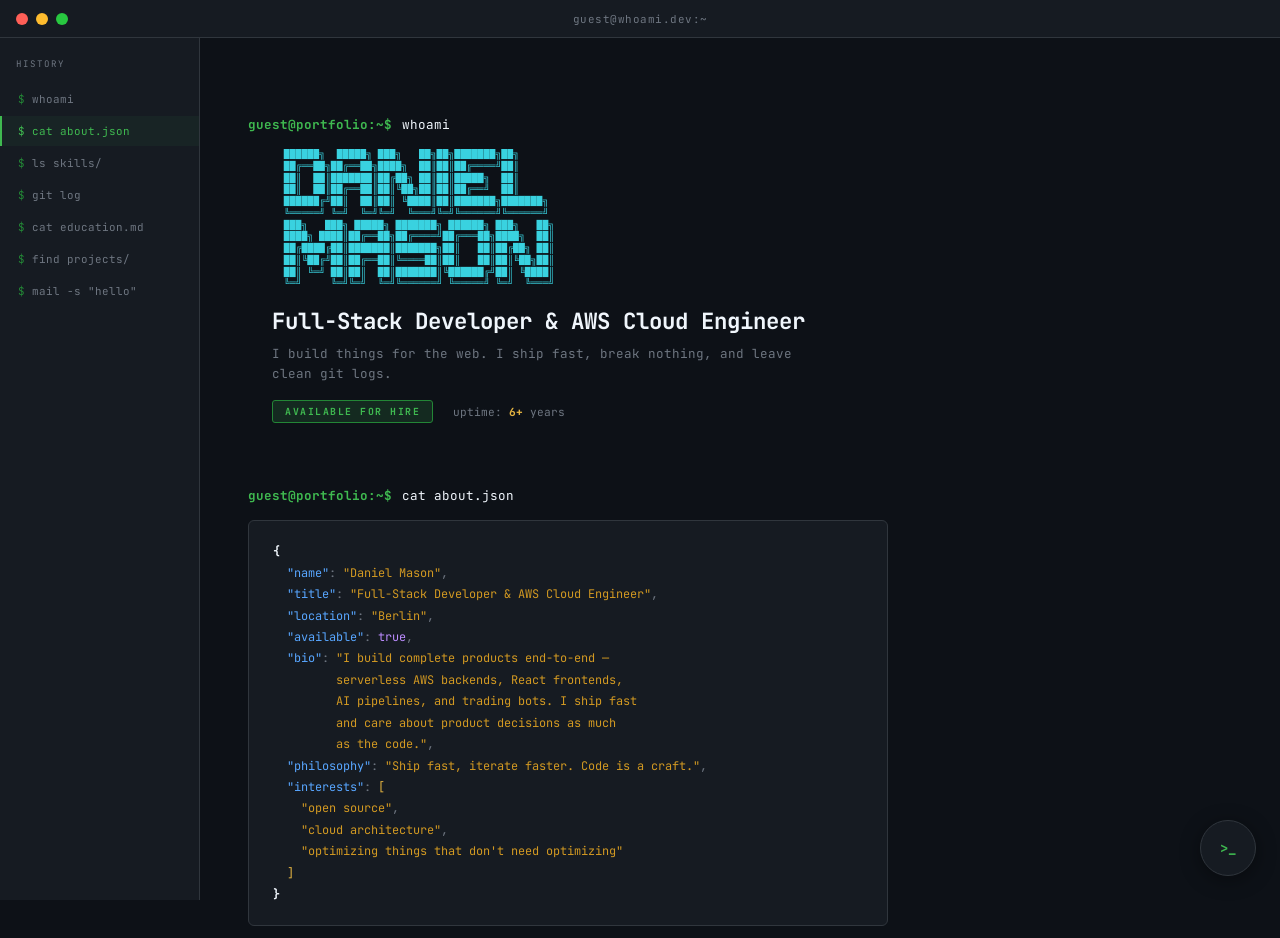
<file: index.html>
<!DOCTYPE html>
<html lang="en">
<head>
  <meta charset="UTF-8" />
  <meta name="viewport" content="width=device-width, initial-scale=1.0" />

  <!-- Google tag (gtag.js) -->
  <script async src="https://www.googletagmanager.com/gtag/js?id=G-SRLDSMW2R7"></script>
  <script>
    window.dataLayer = window.dataLayer || [];
    function gtag(){dataLayer.push(arguments);}
    gtag('js', new Date());

    gtag('config', 'G-SRLDSMW2R7');
  </script>
  <title>Daniel Mason — Full-Stack Developer &amp; AWS Cloud Engineer</title>
  <meta name="description" content="Full-stack developer and AWS cloud engineer in Berlin. Serverless AWS backends, React frontends, AI content pipelines and trading bots — built end to end." />
  <link rel="canonical" href="https://whoami-dev.pages.dev/" />

  <!-- Open Graph -->
  <meta property="og:type" content="website" />
  <meta property="og:site_name" content="Daniel Mason" />
  <meta property="og:url" content="https://whoami-dev.pages.dev/" />
  <meta property="og:title" content="Daniel Mason — Full-Stack Developer &amp; AWS Cloud Engineer" />
  <meta property="og:description" content="Full-stack developer and AWS cloud engineer in Berlin. Serverless AWS backends, React frontends, AI content pipelines and trading bots — built end to end." />
  <meta property="og:image" content="https://whoami-dev.pages.dev/og.png" />
  <meta property="og:image:width" content="1200" />
  <meta property="og:image:height" content="630" />
  <meta property="og:image:alt" content="Terminal window reading: Daniel Mason, Full-Stack Developer &amp; AWS Cloud Engineer, available for hire." />

  <!-- Twitter -->
  <meta name="twitter:card" content="summary_large_image" />
  <meta name="twitter:title" content="Daniel Mason — Full-Stack Developer &amp; AWS Cloud Engineer" />
  <meta name="twitter:description" content="Full-stack developer and AWS cloud engineer in Berlin. Serverless AWS backends, React frontends, AI content pipelines and trading bots — built end to end." />
  <meta name="twitter:image" content="https://whoami-dev.pages.dev/og.png" />
  <link rel="icon" href="favicon.svg" type="image/svg+xml" />
  <meta name="theme-color" content="#0d1117" />
  <link rel="preconnect" href="https://fonts.googleapis.com" />
  <link rel="preconnect" href="https://fonts.gstatic.com" crossorigin />
  <link href="https://fonts.googleapis.com/css2?family=JetBrains+Mono:ital,wght@0,400;0,700;1,400&display=swap" rel="stylesheet" />
  <link rel="stylesheet" href="styles.css" />
</head>
<body>

  <!-- Terminal Chrome -->
  <div class="terminal-bar">
    <div class="terminal-dots">
      <span class="dot close"></span>
      <span class="dot minimize"></span>
      <span class="dot maximize"></span>
    </div>
    <div class="terminal-title">guest@whoami.dev:~</div>
    <div class="terminal-bar-spacer"></div>
  </div>

  <!-- Navigation (command history sidebar) -->
  <nav class="cmd-nav" id="cmdNav">
    <div class="nav-label">HISTORY</div>
    <a href="#hero" class="nav-cmd active" data-section="hero">whoami</a>
    <a href="#about" class="nav-cmd" data-section="about">cat about.json</a>
    <a href="#skills" class="nav-cmd" data-section="skills">ls skills/</a>
    <a href="#experience" class="nav-cmd" data-section="experience">git log</a>
    <a href="#education" class="nav-cmd" data-section="education">cat education.md</a>
    <a href="#projects" class="nav-cmd" data-section="projects">find projects/</a>
    <a href="#contact" class="nav-cmd" data-section="contact">mail -s "hello"</a>
  </nav>

  <!-- Terminal Body -->
  <main class="terminal" id="terminal">

    <!-- ===== HERO / WHOAMI ===== -->
    <section class="block" id="hero">
      <h1 class="sr-only">Daniel Mason — Full-Stack Developer &amp; AWS Cloud Engineer</h1>
      <div class="prompt-line">
        <span class="prompt">guest@portfolio:~$</span>
        <span class="cmd-text typed" data-text="whoami"></span>
      </div>
      <div class="output ascii-art" aria-hidden="true">
<pre>
  ██████╗  █████╗ ███╗   ██╗██╗███████╗██╗
  ██╔══██╗██╔══██╗████╗  ██║██║██╔════╝██║
  ██║  ██║███████║██╔██╗ ██║██║█████╗  ██║
  ██║  ██║██╔══██║██║╚██╗██║██║██╔══╝  ██║
  ██████╔╝██║  ██║██║ ╚████║██║███████╗███████╗
  ╚═════╝ ╚═╝  ╚═╝╚═╝  ╚═══╝╚═╝╚══════╝╚══════╝
  ███╗   ███╗ █████╗ ███████╗ ██████╗ ███╗   ██╗
  ████╗ ████║██╔══██╗██╔════╝██╔═══██╗████╗  ██║
  ██╔████╔██║███████║███████╗██║   ██║██╔██╗ ██║
  ██║╚██╔╝██║██╔══██║╚════██║██║   ██║██║╚██╗██║
  ██║ ╚═╝ ██║██║  ██║███████║╚██████╔╝██║ ╚████║
  ╚═╝     ╚═╝╚═╝  ╚═╝╚══════╝ ╚═════╝ ╚═╝  ╚═══╝
</pre>
      </div>
      <div class="output hero-text">
        <span class="hi">Full-Stack Developer &amp; AWS Cloud Engineer</span>
        <span class="sub">I build things for the web. I ship fast, break nothing, and leave clean git logs.</span>
      </div>
      <div class="output hero-status">
        <span class="status-badge available">AVAILABLE FOR HIRE</span>
        <span class="status-uptime">uptime: <span class="num">6+</span> years</span>
      </div>
    </section>

    <!-- ===== ABOUT ===== -->
    <section class="block" id="about">
      <h2 class="sr-only">About</h2>
      <div class="prompt-line">
        <span class="prompt">guest@portfolio:~$</span>
        <span class="cmd-text typed" data-text="cat about.json"></span>
      </div>
      <div class="output json-block">
        <div class="json-line"><span class="json-brace">{</span></div>
        <div class="json-line">  <span class="json-key">"name"</span><span class="json-colon">:</span> <span class="json-string">"Daniel Mason"</span><span class="json-comma">,</span></div>
        <div class="json-line">  <span class="json-key">"title"</span><span class="json-colon">:</span> <span class="json-string">"Full-Stack Developer &amp; AWS Cloud Engineer"</span><span class="json-comma">,</span></div>
        <div class="json-line">  <span class="json-key">"location"</span><span class="json-colon">:</span> <span class="json-string">"Berlin"</span><span class="json-comma">,</span></div>
        <div class="json-line">  <span class="json-key">"available"</span><span class="json-colon">:</span> <span class="json-bool">true</span><span class="json-comma">,</span></div>
        <div class="json-line">  <span class="json-key">"bio"</span><span class="json-colon">:</span> <span class="json-string">"I build complete products end-to-end —</span></div>
        <div class="json-line">         <span class="json-string">serverless AWS backends, React frontends,</span></div>
        <div class="json-line">         <span class="json-string">AI pipelines, and trading bots. I ship fast</span></div>
        <div class="json-line">         <span class="json-string">and care about product decisions as much</span></div>
        <div class="json-line">         <span class="json-string">as the code."</span><span class="json-comma">,</span></div>
        <div class="json-line">  <span class="json-key">"philosophy"</span><span class="json-colon">:</span> <span class="json-string">"Ship fast, iterate faster. Code is a craft."</span><span class="json-comma">,</span></div>
        <div class="json-line">  <span class="json-key">"interests"</span><span class="json-colon">:</span> <span class="json-bracket">[</span></div>
        <div class="json-line">    <span class="json-string">"open source"</span><span class="json-comma">,</span></div>
        <div class="json-line">    <span class="json-string">"cloud architecture"</span><span class="json-comma">,</span></div>
        <div class="json-line">    <span class="json-string">"optimizing things that don't need optimizing"</span></div>
        <div class="json-line">  <span class="json-bracket">]</span></div>
        <div class="json-line"><span class="json-brace">}</span></div>
      </div>
    </section>

    <!-- ===== SKILLS ===== -->
    <section class="block" id="skills">
      <h2 class="sr-only">Skills</h2>
      <div class="prompt-line">
        <span class="prompt">guest@portfolio:~$</span>
        <span class="cmd-text typed" data-text="ls -la skills/"></span>
      </div>
      <div class="output ls-output">
        <div class="ls-header">total 5 directories, 30 entries</div>

        <div class="ls-group">
          <div class="ls-dir-label">drwxr-xr-x  languages/</div>
          <div class="ls-items">
            <span class="ls-file lang">JavaScript</span>
            <span class="ls-file lang">TypeScript</span>
            <span class="ls-file lang">Python</span>
            <span class="ls-file lang">HTML/CSS</span>
            <span class="ls-file lang">SQL</span>
          </div>
        </div>

        <div class="ls-group">
          <div class="ls-dir-label">drwxr-xr-x  frameworks/</div>
          <div class="ls-items">
            <span class="ls-file framework">React</span>
            <span class="ls-file framework">Next.js</span>
            <span class="ls-file framework">Vue 3</span>
            <span class="ls-file framework">Node.js</span>
            <span class="ls-file framework">Express</span>
            <span class="ls-file framework">Flask</span>
            <span class="ls-file framework">Tailwind</span>
            <span class="ls-file framework">AWS Amplify</span>
            <span class="ls-file framework">Vite</span>
          </div>
        </div>

        <div class="ls-group">
          <div class="ls-dir-label">drwxr-xr-x  tools/</div>
          <div class="ls-items">
            <span class="ls-file tool">Git</span>
            <span class="ls-file tool">Docker</span>
            <span class="ls-file tool">AWS</span>
            <span class="ls-file tool">PostgreSQL</span>
            <span class="ls-file tool">MongoDB</span>
            <span class="ls-file tool">Redis</span>
          </div>
        </div>

        <div class="ls-group">
          <div class="ls-dir-label">drwxr-xr-x  cloud/</div>
          <div class="ls-items">
            <span class="ls-file tool">Lambda</span>
            <span class="ls-file tool">API Gateway</span>
            <span class="ls-file tool">DynamoDB</span>
            <span class="ls-file tool">Cognito</span>
            <span class="ls-file tool">S3</span>
            <span class="ls-file tool">EventBridge</span>
            <span class="ls-file tool">Step Functions</span>
            <span class="ls-file tool">Bedrock</span>
            <span class="ls-file tool">EC2</span>
            <span class="ls-file tool">SNS</span>
            <span class="ls-file tool">MediaConvert</span>
            <span class="ls-file tool">SSM</span>
            <span class="ls-file tool">Secrets Manager</span>
            <span class="ls-file tool">IAM</span>
          </div>
        </div>

        <div class="ls-group">
          <div class="ls-dir-label">drwxr-xr-x  learning/</div>
          <div class="ls-items">
            <span class="ls-file learning">Machine Learning</span>
          </div>
        </div>
      </div>
    </section>

    <!-- ===== EXPERIENCE ===== -->
    <section class="block" id="experience">
      <h2 class="sr-only">Experience</h2>
      <div class="prompt-line">
        <span class="prompt">guest@portfolio:~$</span>
        <span class="cmd-text typed" data-text="git log --experience --pretty=detailed"></span>
      </div>
      <div class="output git-log">

        <div class="commit">
          <div class="commit-header">
            <span class="commit-hash">f3a9d12</span>
            <span class="commit-tag">HEAD -&gt; career</span>
          </div>
          <div class="commit-meta">
            Self-Employed<br/>
            Date:&nbsp;&nbsp; 2013 — 2019
          </div>
          <div class="commit-title">E-Commerce Business Owner @ Drop-Shipping Operation</div>
          <div class="commit-diff">
            <div class="diff-line add">+ Scaled and managed a large-volume drop-shipping business end-to-end</div>
            <div class="diff-line add">+ Built and operated multiple Shopify stores with third-party integrations</div>
            <div class="diff-line add">+ Automated order workflows and operations to efficiently handle scale</div>
            <div class="diff-line add">+ Managed customer service operations and remote staff / virtual assistants</div>
          </div>
          <div class="commit-stack">
            <span class="stack-tag">Shopify</span>
            <span class="stack-tag">E-Commerce</span>
            <span class="stack-tag">Automation</span>
            <span class="stack-tag">Operations</span>
          </div>
        </div>

        <div class="commit">
          <div class="commit-header">
            <span class="commit-hash">b7e2c41</span>
          </div>
          <div class="commit-meta">
            Banking Sector · Fraud &amp; Security Operations<br/>
            Date:&nbsp;&nbsp; 2011
          </div>
          <div class="commit-title">RSA Analyst — Financial Fraud Detection</div>
          <div class="commit-diff">
            <div class="diff-line add">+ Detected and investigated financial fraud patterns across banking transactions</div>
            <div class="diff-line add">+ Handled customer-facing cases involving phishing attacks and social engineering</div>
            <div class="diff-line add">+ Provided technical support to bank clients and escalated high-risk fraud incidents</div>
            <div class="diff-line add">+ Collaborated with security teams to assess suspicious activity and apply remediation</div>
          </div>
          <div class="commit-stack">
            <span class="stack-tag">Fraud Detection</span>
            <span class="stack-tag">Security</span>
            <span class="stack-tag">Banking</span>
          </div>
        </div>

        <div class="commit">
          <div class="commit-header">
            <span class="commit-hash">a3f7b2c</span>
          </div>
          <div class="commit-meta">
            Lavan Group<br/>
            Date:&nbsp;&nbsp; 2019 — 2020
          </div>
          <div class="commit-title">Junior Frontend Developer @ Lavan Group</div>
          <div class="commit-diff">
            <div class="diff-line add">+ Collaborated with designers to build clean, intuitive interfaces and UX flows</div>
            <div class="diff-line add">+ Supported senior developers on large-scale, complex frontend projects</div>
            <div class="diff-line add">+ Delivered detailed programming tasks for public-facing and internal web systems</div>
            <div class="diff-line add">+ Conducted QA testing to identify bugs and improve performance and usability</div>
          </div>
          <div class="commit-stack">
            <span class="stack-tag">JavaScript</span>
            <span class="stack-tag">HTML/CSS</span>
            <span class="stack-tag">QA</span>
          </div>
        </div>

        <div class="commit">
          <div class="commit-header">
            <span class="commit-hash">e91d4f8</span>
          </div>
          <div class="commit-meta">
            QBO Services<br/>
            Date:&nbsp;&nbsp; 2020 — 2021
          </div>
          <div class="commit-title">Frontend Developer @ QBO Services</div>
          <div class="commit-diff">
            <div class="diff-line add">+ Developed and structured feature-rich client websites with high-quality, maintainable code</div>
            <div class="diff-line add">+ Partnered with designers to deliver polished interfaces and seamless user experiences</div>
            <div class="diff-line add">+ Performed QA testing to discover defects, optimize usability, and validate functionality</div>
            <div class="diff-line add">+ Applied Git for version control, branching, and collaborative code management</div>
          </div>
          <div class="commit-stack">
            <span class="stack-tag">JavaScript</span>
            <span class="stack-tag">HTML/CSS</span>
            <span class="stack-tag">Git</span>
            <span class="stack-tag">QA</span>
          </div>
        </div>

      </div>
    </section>

    <!-- ===== EDUCATION & CERTS ===== -->
    <section class="block" id="education">
      <h2 class="sr-only">Education</h2>
      <div class="prompt-line">
        <span class="prompt">guest@portfolio:~$</span>
        <span class="cmd-text typed" data-text="cat education.md"></span>
      </div>
      <div class="output git-log">

        <div class="commit">
          <div class="commit-header">
            <span class="commit-hash">cert</span>
            <span class="commit-tag">HEAD -&gt; credentials</span>
          </div>
          <div class="commit-meta">
            Issuer: Amazon Web Services<br/>
            Date:&nbsp;&nbsp; 2024
          </div>
          <div class="commit-title">AWS Certified Cloud Practitioner</div>
          <div class="commit-diff">
            <div class="diff-line add">+ Foundational AWS cloud concepts, services &amp; architecture</div>
            <div class="diff-line add">+ Security, compliance &amp; billing fundamentals</div>
          </div>
          <div class="commit-stack">
            <span class="stack-tag">AWS</span>
            <span class="stack-tag">Cloud</span>
          </div>
        </div>

        <div class="commit">
          <div class="commit-header">
            <span class="commit-hash">course</span>
          </div>
          <div class="commit-meta">
            Institution: ATID College — Instructor: Yoni Flener<br/>
            Date:&nbsp;&nbsp; 2021 — 2022
          </div>
          <div class="commit-title">Full Stack Automation Course</div>
          <div class="commit-diff">
            <div class="diff-line add">+ Admitted via Ministry of Innovation Program</div>
            <div class="diff-line add">+ Web, mobile, desktop, API &amp; DB test automation</div>
            <div class="diff-line add">+ Java, Selenium, Appium, TestNG</div>
          </div>
          <div class="commit-stack">
            <span class="stack-tag">Java</span>
            <span class="stack-tag">Selenium</span>
            <span class="stack-tag">Appium</span>
          </div>
        </div>

        <div class="commit">
          <div class="commit-header">
            <span class="commit-hash">degree</span>
          </div>
          <div class="commit-meta">
            Date:&nbsp;&nbsp; Completed
          </div>
          <div class="commit-title">BA in Instructional System Design</div>
          <div class="commit-diff">
            <div class="diff-line add">+ Curriculum &amp; learning system design</div>
            <div class="diff-line add">+ Educational technology &amp; instructional strategy</div>
          </div>
          <div class="commit-stack">
            <span class="stack-tag">Education</span>
            <span class="stack-tag">UX</span>
          </div>
        </div>

      </div>
    </section>

    <!-- ===== PROJECTS ===== -->
    <section class="block" id="projects">
      <h2 class="sr-only">Projects</h2>
      <div class="prompt-line">
        <span class="prompt">guest@portfolio:~$</span>
        <span class="cmd-text typed" data-text="find ./projects -type f -name '*.cool'"></span>
      </div>
      <div class="output projects-output">

      <div class="project-category">
        <div class="category-head">
          <h3 class="category-name">shipped · live products</h3>
          <span class="category-count">2</span>
        </div>
        <div class="projects-grid">

        <div class="project-card">
          <div class="project-path">./projects/relocatelab/</div>
          <h4 class="project-name">RelocateLab</h4>
          <div class="project-desc">Relocation research platform for US, UK and Israel audiences — amCharts world map, cost-of-living calculator, country grids and guides. Paid country packs unlock with a server-verified Gumroad license key.</div>
          <div class="project-stack">
            <span class="stack-tag">JavaScript</span>
            <span class="stack-tag">Netlify Functions</span>
            <span class="stack-tag">amCharts 5</span>
            <span class="stack-tag">Gumroad API</span>
            <span class="stack-tag">Netlify</span>
          </div>
          <div class="project-links">
            <a href="https://relocatelab.com" target="_blank" rel="noopener" class="proj-link">live</a>
          </div>
        </div>

        <div class="project-card">
          <div class="project-path">./projects/firedupskills/</div>
          <h4 class="project-name">FiredUpSkills</h4>
          <div class="project-desc">A catalog of 48 AI business launch kits — each a step-by-step playbook with prompts and templates for one business model, sold once rather than as a course. Kits unlock with a server-checked license key.</div>
          <div class="project-stack">
            <span class="stack-tag">JavaScript</span>
            <span class="stack-tag">Node.js</span>
            <span class="stack-tag">Netlify Functions</span>
            <span class="stack-tag">Gumroad API</span>
            <span class="stack-tag">Netlify</span>
          </div>
          <div class="project-links">
            <a href="https://firedupskills.com" target="_blank" rel="noopener" class="proj-link">live</a>
          </div>
        </div>

        </div>
      </div>

      <div class="project-category">
        <div class="category-head">
          <h3 class="category-name">ai · content automation</h3>
          <span class="category-count">8</span>
        </div>
        <div class="projects-grid">

        <div class="project-card">
          <div class="project-path">./projects/narrify/</div>
          <h4 class="project-name">Narrify</h4>
          <div class="project-desc">Reddit → YouTube automation pipeline — scrapes viral posts, scores them with AI, generates cinematic scripts via Claude, voices with ElevenLabs, and publishes to YouTube, TikTok &amp; Instagram</div>
          <div class="project-stack">
            <span class="stack-tag">Python</span>
            <span class="stack-tag">Claude API</span>
            <span class="stack-tag">ElevenLabs</span>
            <span class="stack-tag">GitLab CI</span>
            <span class="stack-tag">Cloudflare R2</span>
          </div>
          <div class="project-links">
            <span class="proj-private">source private</span>
          </div>
        </div>

        <div class="project-card">
          <div class="project-path">./projects/blogengine/</div>
          <h4 class="project-name">BlogEngine</h4>
          <div class="project-desc">Zero-cost automated blog — GitHub Actions fetches RSS feeds, scores articles by relevance, and uses Claude to generate full posts, committing directly to GitHub Pages</div>
          <div class="project-stack">
            <span class="stack-tag">Node.js</span>
            <span class="stack-tag">Claude API</span>
            <span class="stack-tag">GitHub Actions</span>
            <span class="stack-tag">GitHub Pages</span>
          </div>
          <div class="project-links">
            <span class="proj-private">source private</span>
          </div>
        </div>

        <div class="project-card">
          <div class="project-path">./projects/finance-pipeline/</div>
          <h4 class="project-name">Finance Video Pipeline</h4>
          <div class="project-desc">Fully automated pipeline that picks a finance topic, writes a script via Claude, generates voiceover, renders charts, assembles an MP4, and publishes to YouTube — ~$0.08 per video</div>
          <div class="project-stack">
            <span class="stack-tag">AWS Step Functions</span>
            <span class="stack-tag">Bedrock</span>
            <span class="stack-tag">Lambda</span>
            <span class="stack-tag">Python</span>
            <span class="stack-tag">React</span>
          </div>
          <div class="project-links">
            <span class="proj-private">source private</span>
          </div>
        </div>

        <div class="project-card">
          <div class="project-path">./projects/kids-pipeline/</div>
          <h4 class="project-name">Kids Video Pipeline</h4>
          <div class="project-desc">Automated kids content pipeline — Claude writes character-consistent scripts, Gemini Imagen 4 renders visuals, Polly narrates, Ken Burns motion and music are mixed in. Outputs portrait and landscape at once.</div>
          <div class="project-stack">
            <span class="stack-tag">AWS Step Functions</span>
            <span class="stack-tag">Bedrock</span>
            <span class="stack-tag">Lambda</span>
            <span class="stack-tag">Gemini Imagen</span>
            <span class="stack-tag">Python</span>
            <span class="stack-tag">React</span>
          </div>
          <div class="project-links">
            <span class="proj-private">source private</span>
          </div>
        </div>

        <div class="project-card">
          <div class="project-path">./projects/multisocial/</div>
          <h4 class="project-name">MultiSocial</h4>
          <div class="project-desc">Social media management dashboard with post scheduling, draft &amp; approval workflow, analytics, and calendar view</div>
          <div class="project-stack">
            <span class="stack-tag">Next.js</span>
            <span class="stack-tag">TypeScript</span>
            <span class="stack-tag">Supabase</span>
            <span class="stack-tag">Tailwind</span>
            <span class="stack-tag">Twitter API</span>
          </div>
          <div class="project-links">
            <span class="proj-private">source private</span>
          </div>
        </div>


        <div class="project-card">
          <div class="project-path">./projects/content-engine/</div>
          <h4 class="project-name">Content Engine v2</h4>
          <div class="project-desc">Source-repurposing engine — paste one transcript or article and get a publish-ready bundle in the brand&#39;s voice: YouTube package, LinkedIn post, blog, X thread, carousel and a posting schedule.</div>
          <div class="project-stack">
            <span class="stack-tag">Node.js</span>
            <span class="stack-tag">Claude API</span>
            <span class="stack-tag">Cloudflare Access</span>
            <span class="stack-tag">Self-hosted</span>
          </div>
          <div class="project-links">
            <span class="proj-private">source private</span>
          </div>
        </div>

        <div class="project-card">
          <div class="project-path">./projects/marketing-director/</div>
          <h4 class="project-name">Marketing Director</h4>
          <div class="project-desc">An agentic head of marketing — scans the web, has Claude pick the day&#39;s posts against a real content strategy and posting mix, then POSTs briefs to Content Engine for approval.</div>
          <div class="project-stack">
            <span class="stack-tag">Node.js</span>
            <span class="stack-tag">Claude API</span>
            <span class="stack-tag">REST</span>
          </div>
          <div class="project-links">
            <span class="proj-private">source private</span>
          </div>
        </div>

        <div class="project-card">
          <div class="project-path">./projects/loom/</div>
          <h4 class="project-name">Loom</h4>
          <div class="project-desc">Local research correlation engine — feed it text, links, documents and transcripts and it correlates, classifies and verifies them against themes you define. Only model calls leave the machine.</div>
          <div class="project-stack">
            <span class="stack-tag">Node.js</span>
            <span class="stack-tag">Claude API</span>
            <span class="stack-tag">Provenance model</span>
          </div>
          <div class="project-links">
            <span class="proj-private">source private</span>
          </div>
        </div>
        </div>
      </div>

      <div class="project-category">
        <div class="category-head">
          <h3 class="category-name">trading · arbitrage bots</h3>
          <span class="category-count">5</span>
        </div>
        <div class="projects-grid">

        <div class="project-card">
          <div class="project-path">./projects/atbot/</div>
          <h4 class="project-name">aTBOT</h4>
          <div class="project-desc">Triangular arbitrage bot scanning KuCoin, Gate.io, BitMart &amp; Binance for cross-exchange price gaps — with a Flask dashboard, SQLite trade log, and paper/live mode toggle</div>
          <div class="project-stack">
            <span class="stack-tag">Python</span>
            <span class="stack-tag">Flask</span>
            <span class="stack-tag">SQLite</span>
            <span class="stack-tag">AWS EC2</span>
            <span class="stack-tag">PM2</span>
          </div>
          <div class="project-links">
            <span class="proj-private">source private</span>
          </div>
        </div>

        <div class="project-card">
          <div class="project-path">./projects/polymarket-bot/</div>
          <h4 class="project-name">PolyMarket Bot</h4>
          <div class="project-desc">Automated copy-trading bot for Polymarket — scans leaderboard, tracks top traders' positions, and mirrors their trades via the CLOB API</div>
          <div class="project-stack">
            <span class="stack-tag">TypeScript</span>
            <span class="stack-tag">Node.js</span>
            <span class="stack-tag">viem</span>
            <span class="stack-tag">AWS EC2</span>
            <span class="stack-tag">PM2</span>
          </div>
          <div class="project-links">
            <span class="proj-private">source private</span>
          </div>
        </div>

        <div class="project-card">
          <div class="project-path">./projects/flipflop/</div>
          <h4 class="project-name">FlipFlop</h4>
          <div class="project-desc">Mobile-first resale arbitrage dashboard — scrapes Kleinanzeigen listings, compares against eBay sold prices, ranks deals by profit score, and fires Telegram alerts on hot finds</div>
          <div class="project-stack">
            <span class="stack-tag">Python</span>
            <span class="stack-tag">Vue 3</span>
            <span class="stack-tag">Supabase</span>
            <span class="stack-tag">GitLab CI</span>
            <span class="stack-tag">Telegram API</span>
          </div>
          <div class="project-links">
            <span class="proj-private">source private</span>
          </div>
        </div>


        <div class="project-card">
          <div class="project-path">./projects/pincer/</div>
          <h4 class="project-name">Pincer</h4>
          <div class="project-desc">Non-custodial liquidity manager for a PancakeSwap v3 position on BSC — compounds fees once they clear a threshold and re-centres the range when price drifts out. Defaults to a no-broadcast dry-run.</div>
          <div class="project-stack">
            <span class="stack-tag">Python</span>
            <span class="stack-tag">web3.py</span>
            <span class="stack-tag">eth-account</span>
            <span class="stack-tag">PancakeSwap v3</span>
            <span class="stack-tag">BSC</span>
          </div>
          <div class="project-links">
            <span class="proj-private">source private</span>
          </div>
        </div>

        <div class="project-card">
          <div class="project-path">./projects/maxhq/</div>
          <h4 class="project-name">Max HQ</h4>
          <div class="project-desc">Trading and inventory console — open positions, closed trades, tracked traders, copy-trade and insider tabs, market blacklist and a live activity log, served from S3 behind CloudFront.</div>
          <div class="project-stack">
            <span class="stack-tag">React 18</span>
            <span class="stack-tag">Vite</span>
            <span class="stack-tag">Tailwind</span>
            <span class="stack-tag">S3</span>
            <span class="stack-tag">CloudFront</span>
          </div>
          <div class="project-links">
            <span class="proj-private">source private</span>
          </div>
        </div>
        </div>
      </div>

      <div class="project-category">
        <div class="category-head">
          <h3 class="category-name">full-stack web apps</h3>
          <span class="category-count">6</span>
        </div>
        <div class="projects-grid">

        <div class="project-card">
          <div class="project-path">./projects/keshava/</div>
          <h4 class="project-name">Keshava</h4>
          <div class="project-desc">Task manager &amp; calendar app with auth, notes, and a system monitor — installable as a PWA</div>
          <div class="project-stack">
            <span class="stack-tag">JavaScript</span>
            <span class="stack-tag">HTML/CSS</span>
            <span class="stack-tag">Firebase</span>
            <span class="stack-tag">PWA</span>
          </div>
          <div class="project-links">
            <a href="https://github.com/108mason/ToDo-App" target="_blank" rel="noopener" class="proj-link">github</a>
          </div>
        </div>

        <div class="project-card">
          <div class="project-path">./projects/balaram/</div>
          <h4 class="project-name">Balaram</h4>
          <div class="project-desc">Private full-stack personal dashboard on AWS Amplify — tracks expenses, investments, costs, ideas and life goals in one place. Cognito auth, DynamoDB with PITR, hosted on S3.</div>
          <div class="project-stack">
            <span class="stack-tag">React</span>
            <span class="stack-tag">AWS Amplify</span>
            <span class="stack-tag">DynamoDB</span>
            <span class="stack-tag">Cognito</span>
            <span class="stack-tag">S3</span>
          </div>
          <div class="project-links">
            <span class="proj-private">source private</span>
          </div>
        </div>


        <div class="project-card">
          <div class="project-path">./projects/e2-visa/</div>
          <h4 class="project-name">E-2 Visa Intelligence</h4>
          <div class="project-desc">Planning platform for a US business acquisition and the E-2 visa case behind it — grades deals against the real E-2 criteria rather than inventing an approval score, with per-business playbooks.</div>
          <div class="project-stack">
            <span class="stack-tag">Next.js 15</span>
            <span class="stack-tag">React 19</span>
            <span class="stack-tag">TypeScript</span>
            <span class="stack-tag">Tailwind</span>
            <span class="stack-tag">SQLite</span>
            <span class="stack-tag">Docker</span>
          </div>
          <div class="project-links">
            <span class="proj-private">source private</span>
          </div>
        </div>

        <div class="project-card">
          <div class="project-path">./projects/tradeflow/</div>
          <h4 class="project-name">TradeFlow Digital</h4>
          <div class="project-desc">Website and lead-gen business for trades and local service firms — marketing site plus an OpenStreetMap/Places lead scout with a review queue, and onboarding that gives each client their own D1 database.</div>
          <div class="project-stack">
            <span class="stack-tag">JavaScript</span>
            <span class="stack-tag">Cloudflare Workers</span>
            <span class="stack-tag">D1</span>
            <span class="stack-tag">Netlify Functions</span>
            <span class="stack-tag">Netlify</span>
          </div>
          <div class="project-links">
            <a href="https://tradeflow-digital.netlify.app" target="_blank" rel="noopener" class="proj-link">live</a>
          </div>
        </div>

        <div class="project-card">
          <div class="project-path">./projects/copperops/</div>
          <h4 class="project-name">CopperOps CRM</h4>
          <div class="project-desc">An operations dashboard rather than a landing page — runs a copper-cable sourcing pipeline end to end: suppliers, purchases, follow-ups and inventory, with a separate outreach worker alongside the app.</div>
          <div class="project-stack">
            <span class="stack-tag">React 19</span>
            <span class="stack-tag">TypeScript</span>
            <span class="stack-tag">Vite</span>
            <span class="stack-tag">Cloudflare Workers</span>
            <span class="stack-tag">Cloudflare Pages</span>
          </div>
          <div class="project-links">
            <span class="proj-private">source private</span>
          </div>
        </div>

        <div class="project-card">
          <div class="project-path">./projects/marketopshub/</div>
          <h4 class="project-name">MarketOpsHub</h4>
          <div class="project-desc">Multi-project marketing operations hub — runs launches, funnel audits, campaign generation and content planning across several brands from a single console.</div>
          <div class="project-stack">
            <span class="stack-tag">React</span>
            <span class="stack-tag">Vite</span>
            <span class="stack-tag">TypeScript</span>
            <span class="stack-tag">Netlify Functions</span>
          </div>
          <div class="project-links">
            <span class="proj-private">source private</span>
          </div>
        </div>
        </div>
      </div>

      <div class="project-category">
        <div class="category-head">
          <h3 class="category-name">developer tools</h3>
          <span class="category-count">5</span>
        </div>
        <div class="projects-grid">

        <div class="project-card">
          <div class="project-path">./projects/codesync/</div>
          <h4 class="project-name">CodeSync</h4>
          <div class="project-desc">Real-time collaborative code editor with WebSocket sync</div>
          <div class="project-stack">
            <span class="stack-tag">React</span>
            <span class="stack-tag">Socket.io</span>
            <span class="stack-tag">Monaco</span>
            <span class="stack-tag">Redis</span>
          </div>
          <div class="project-links">
            <span class="proj-private">source private</span>
          </div>
        </div>

        <div class="project-card">
          <div class="project-path">./projects/devflow/</div>
          <h4 class="project-name">DevFlow</h4>
          <div class="project-desc">CLI toolkit for automating repetitive dev tasks</div>
          <div class="project-stack">
            <span class="stack-tag">Node.js</span>
            <span class="stack-tag">Commander.js</span>
            <span class="stack-tag">Shell</span>
          </div>
          <div class="project-links">
            <span class="proj-private">source private</span>
          </div>
        </div>

        <div class="project-card">
          <div class="project-path">./projects/commitgpt/</div>
          <h4 class="project-name">CommitGPT</h4>
          <div class="project-desc">AI that writes your commit messages from diffs</div>
          <div class="project-stack">
            <span class="stack-tag">Python</span>
            <span class="stack-tag">OpenAI</span>
            <span class="stack-tag">Git hooks</span>
          </div>
          <div class="project-links">
            <span class="proj-private">source private</span>
          </div>
        </div>

        <div class="project-card">
          <div class="project-path">./projects/fullstack-automation/</div>
          <h4 class="project-name">FullStack Automation</h4>
          <div class="project-desc">Modular test automation framework covering web, mobile, desktop, API, and DB — with reporting, visual testing, and CI support</div>
          <div class="project-stack">
            <span class="stack-tag">Java</span>
            <span class="stack-tag">Selenium</span>
            <span class="stack-tag">Appium</span>
            <span class="stack-tag">TestNG</span>
          </div>
          <div class="project-links">
            <a href="https://github.com/108mason/FullStackAutomationProject" target="_blank" rel="noopener" class="proj-link">github</a>
          </div>
        </div>


        <div class="project-card">
          <div class="project-path">./projects/reeldesk/</div>
          <h4 class="project-name">ReelDesk</h4>
          <div class="project-desc">Local reel library — drains a Brave bookmark folder into a categorised, de-duplicated video desk and syncs the result into Obsidian. Built because bookmark folders are where good references go to die.</div>
          <div class="project-stack">
            <span class="stack-tag">JavaScript</span>
            <span class="stack-tag">React</span>
            <span class="stack-tag">Obsidian</span>
          </div>
          <div class="project-links">
            <span class="proj-private">source private</span>
          </div>
        </div>
        </div>
      </div>

      <div class="project-category">
        <div class="category-head">
          <h3 class="category-name">3d · fabrication</h3>
          <span class="category-count">2</span>
        </div>
        <div class="projects-grid">

        <div class="project-card">
          <div class="project-path">./projects/flexi-forge/</div>
          <h4 class="project-name">flexi-forge</h4>
          <div class="project-desc">Turns a solid mesh into a print-in-place articulated STL — interlocking parts, captive twist joints, flat base, no supports. Automates the Blender step print studios do by hand, without Blender.</div>
          <div class="project-stack">
            <span class="stack-tag">Python</span>
            <span class="stack-tag">manifold3d</span>
            <span class="stack-tag">trimesh</span>
            <span class="stack-tag">NumPy</span>
            <span class="stack-tag">STL</span>
          </div>
          <div class="project-links">
            <span class="proj-private">source private</span>
          </div>
        </div>

        <div class="project-card">
          <div class="project-path">./projects/3d-human-model/</div>
          <h4 class="project-name">3D Human Model</h4>
          <div class="project-desc">Prototype storefront flow for photo-to-figurine — five screens from landing through upload, generating, ready and checkout, with sample 3MF output.</div>
          <div class="project-stack">
            <span class="stack-tag">HTML/CSS</span>
            <span class="stack-tag">JavaScript</span>
            <span class="stack-tag">3MF</span>
          </div>
          <div class="project-links">
            <span class="proj-private">source private</span>
          </div>
        </div>

        </div>
      </div>

      <div class="project-category">
        <div class="category-head">
          <h3 class="category-name">scrapers · monitors</h3>
          <span class="category-count">3</span>
        </div>
        <div class="projects-grid">

        <div class="project-card">
          <div class="project-path">./projects/real-estate-monitor/</div>
          <h4 class="project-name">Real Estate Monitor</h4>
          <div class="project-desc">Scrapes real estate listing sites with Playwright, detects new listings in real-time, and stores results in Firebase Firestore for a live dashboard. Useful for tracking fast-moving rental and property markets.</div>
          <div class="project-stack">
            <span class="stack-tag">Python</span>
            <span class="stack-tag">Playwright</span>
            <span class="stack-tag">BeautifulSoup</span>
            <span class="stack-tag">Firebase</span>
          </div>
          <div class="project-links">
            <a href="https://github.com/108mason/real-estate-monitor" target="_blank" rel="noopener" class="proj-link">github</a>
          </div>
        </div>

        <div class="project-card">
          <div class="project-path">./projects/apartment-alert/</div>
          <h4 class="project-name">ApartmentAlert</h4>
          <div class="project-desc">Serverless apartment hunting tool — monitors inberlinwohnen.de hourly and fires an SNS email the moment a listing appears. Lambda + DynamoDB + EventBridge + IAM provisioned by one bash script.</div>
          <div class="project-stack">
            <span class="stack-tag">Python</span>
            <span class="stack-tag">AWS Lambda</span>
            <span class="stack-tag">DynamoDB</span>
            <span class="stack-tag">SNS</span>
            <span class="stack-tag">EventBridge</span>
          </div>
          <div class="project-links">
            <span class="proj-private">source private</span>
          </div>
        </div>

        <div class="project-card">
          <div class="project-path">./projects/jobseeker/</div>
          <h4 class="project-name">JobSeeker</h4>
          <div class="project-desc">Automated job feed that scrapes listings daily, scores them, and delivers a digest — secured with Cognito auth</div>
          <div class="project-stack">
            <span class="stack-tag">React</span>
            <span class="stack-tag">AWS Lambda</span>
            <span class="stack-tag">DynamoDB</span>
            <span class="stack-tag">Cognito</span>
            <span class="stack-tag">Python</span>
          </div>
          <div class="project-links">
            <a href="https://toolbox-2rj.pages.dev" target="_blank" rel="noopener" class="proj-link">live</a>
          </div>
        </div>

        </div>
      </div>

      <div class="project-category">
        <div class="category-head">
          <h3 class="category-name">storefronts · web toys</h3>
          <span class="category-count">2</span>
        </div>
        <div class="projects-grid">

        <div class="project-card">
          <div class="project-path">./projects/pawhaus-store/</div>
          <h4 class="project-name">PAWHAUS</h4>
          <div class="project-desc">Premium pet accessories e-commerce storefront — editorial layout with product collections, smooth scroll, and a polished warm-toned design system</div>
          <div class="project-stack">
            <span class="stack-tag">HTML/CSS</span>
            <span class="stack-tag">JavaScript</span>
          </div>
          <div class="project-links">
            <a href="https://github.com/108mason/Pawsplay_Store" target="_blank" rel="noopener" class="proj-link">github</a>
          </div>
        </div>

        <div class="project-card">
          <div class="project-path">./projects/memegenerator/</div>
          <h4 class="project-name">MemeGenerator</h4>
          <div class="project-desc">Generates memes with custom text overlaid on images</div>
          <div class="project-stack">
            <span class="stack-tag">JavaScript</span>
            <span class="stack-tag">HTML/CSS</span>
          </div>
          <div class="project-links">
            <a href="https://github.com/108mason/memegenerator" target="_blank" rel="noopener" class="proj-link">github</a>
            <a href="https://memegenerator-seven.vercel.app" target="_blank" rel="noopener" class="proj-link">live</a>
          </div>
        </div>

        </div>
      </div>

      </div>
    </section>

    <!-- ===== CONTACT ===== -->
    <section class="block" id="contact">
      <h2 class="sr-only">Contact</h2>
      <div class="prompt-line">
        <span class="prompt">guest@portfolio:~$</span>
        <span class="cmd-text typed" data-text="mail -s 'hello' you@dev.com"></span>
      </div>
      <div class="output contact-block">
        <div class="contact-msg">
          Want to work together? I'm open to freelance, full-time roles, or just chatting about cool projects. Don't be a stranger.
        </div>
        <div class="contact-links">
          <a href="mailto:mason.contact@gmail.com" class="contact-item">
            <span class="contact-label">email</span>
            <span class="contact-value">mason.contact@gmail.com</span>
          </a>
          <a href="https://github.com/108mason" target="_blank" class="contact-item">
            <span class="contact-label">github</span>
            <span class="contact-value">github.com/108mason</span>
          </a>
          <a href="https://gitlab.com/Daniel-Mason" target="_blank" class="contact-item">
            <span class="contact-label">gitlab</span>
            <span class="contact-value">gitlab.com/Daniel-Mason</span>
          </a>
          <a href="https://www.linkedin.com/in/daniel-mason-864a1399/" target="_blank" class="contact-item">
            <span class="contact-label">linkedin</span>
            <span class="contact-value">linkedin.com/in/daniel-mason-864a1399</span>
          </a>
        </div>
      </div>

      <!-- Final blinking prompt -->
      <div class="prompt-line final-prompt">
        <span class="prompt">guest@portfolio:~$</span>
        <span class="cursor-block">_</span>
      </div>
    </section>

  </main>

  <!-- Chat Button -->
  <button class="chat-btn" id="chatBtn" onclick="toggleChat()">
    <span class="chat-btn-icon">&gt;_</span>
  </button>

  <!-- Chat Window -->
  <div class="chat-window" id="chatWindow">
    <div class="chat-bar">
      <div class="chat-bar-dots">
        <span class="dot close"></span>
        <span class="dot minimize"></span>
        <span class="dot maximize"></span>
      </div>
      <span class="chat-bar-title">bot@support:~</span>
      <span class="chat-bar-close" onclick="toggleChat()">&times;</span>
    </div>
    <div class="chat-messages" id="chatMessages">
      <div class="chat-msg bot">
        <span class="chat-msg-prompt">bot$</span>
        <span class="chat-msg-text">Hello! How can I help you today?</span>
      </div>
      <div class="chat-msg bot typing-indicator" id="typingIndicator" style="display:none;">
        <span class="chat-msg-prompt">bot$</span>
        <span class="chat-msg-text"><span class="typing-dots"><span>.</span><span>.</span><span>.</span></span></span>
      </div>
    </div>
    <div class="chat-input-area">
      <span class="chat-input-prompt">&gt;</span>
      <input type="text" class="chat-input" id="chatInput" placeholder="Type a message..." />
      <button class="chat-send" onclick="sendChatMessage()">Send</button>
    </div>
  </div>

  <script src="script.js"></script>
</body>
</html>
</file>
<file: styles.css>
/* ========================================
   Portfolio 2 — Terminal Theme
   ======================================== */

*,
*::before,
*::after {
  margin: 0;
  padding: 0;
  box-sizing: border-box;
}

:root {
  /* Terminal palette */
  --bg:            #0d1117;
  --bg-lighter:    #161b22;
  --bg-card:       #1c2129;
  --bg-hover:      #21262d;
  --border:        #30363d;

  /* Text */
  --text:          #c9d1d9;
  --text-dim:      #6e7681;
  --text-bright:   #f0f6fc;

  /* Prompt / syntax colors */
  --green:         #3fb950;
  --green-dim:     #238636;
  --blue:          #58a6ff;
  --cyan:          #39d2e0;
  --yellow:        #e3b341;
  --orange:        #d29922;
  --red:           #f85149;
  --purple:        #bc8cff;
  --pink:          #f778ba;

  /* Font */
  --font: 'JetBrains Mono', 'Fira Code', 'Consolas', monospace;

  /* Nav width */
  --nav-w: 200px;
}

html {
  font-size: 14px;
  scroll-behavior: smooth;
}

body {
  font-family: var(--font);
  background: var(--bg);
  color: var(--text);
  min-height: 100vh;
  display: flex;
  flex-direction: column;
  overflow: hidden;
}

/* ----------------------------------------
   Scrollbar
   ---------------------------------------- */
::-webkit-scrollbar { width: 8px; height: 8px; }
::-webkit-scrollbar-track { background: var(--bg); }
::-webkit-scrollbar-thumb { background: var(--border); border-radius: 4px; }
::-webkit-scrollbar-thumb:hover { background: #484f58; }
* { scrollbar-width: thin; scrollbar-color: var(--border) var(--bg); }

/* ----------------------------------------
   Terminal Title Bar
   ---------------------------------------- */
.terminal-bar {
  display: flex;
  align-items: center;
  height: 38px;
  background: var(--bg-lighter);
  padding: 0 16px;
  border-bottom: 1px solid var(--border);
  user-select: none;
  flex-shrink: 0;
  z-index: 100;
}

.terminal-dots {
  display: flex;
  gap: 8px;
  margin-right: 16px;
}

.dot {
  width: 12px;
  height: 12px;
  border-radius: 50%;
  transition: opacity 0.15s;
}
.dot:hover { opacity: 0.75; }
.dot.close    { background: #ff5f57; }
.dot.minimize { background: #febc2e; }
.dot.maximize { background: #28c840; }

.terminal-title {
  flex: 1;
  text-align: center;
  font-size: 0.78rem;
  color: var(--text-dim);
  letter-spacing: 0.5px;
}

.terminal-bar-spacer { width: 68px; }

/* ----------------------------------------
   Sidebar Navigation
   ---------------------------------------- */
.cmd-nav {
  position: fixed;
  top: 38px;
  left: 0;
  width: var(--nav-w);
  height: calc(100vh - 38px);
  background: var(--bg-lighter);
  border-right: 1px solid var(--border);
  padding: 20px 0;
  display: flex;
  flex-direction: column;
  gap: 2px;
  z-index: 50;
  overflow-y: auto;
}

.nav-label {
  font-size: 0.65rem;
  color: var(--text-dim);
  letter-spacing: 2px;
  padding: 0 16px 12px;
  text-transform: uppercase;
}

.nav-cmd {
  display: block;
  padding: 8px 16px;
  font-size: 0.78rem;
  color: var(--text-dim);
  text-decoration: none;
  border-left: 2px solid transparent;
  transition: all 0.15s;
  font-family: var(--font);
}

.nav-cmd::before {
  content: "$ ";
  color: var(--green-dim);
}

.nav-cmd:hover {
  color: var(--text);
  background: var(--bg-hover);
}

.nav-cmd.active {
  color: var(--green);
  border-left-color: var(--green);
  background: rgba(63, 185, 80, 0.06);
}

.nav-cmd.active::before {
  color: var(--green);
}

/* ----------------------------------------
   Terminal Main Area
   ---------------------------------------- */
.terminal {
  margin-left: var(--nav-w);
  margin-top: 38px;
  height: calc(100vh - 38px);
  overflow-y: auto;
  padding: 40px 48px 120px;
}

/* ----------------------------------------
   Blocks (Sections)
   ---------------------------------------- */
.block {
  margin-bottom: 64px;
  opacity: 0;
  transform: translateY(20px);
  transition: opacity 0.5s ease, transform 0.5s ease;
}

.block.visible {
  opacity: 1;
  transform: translateY(0);
}

/* ----------------------------------------
   Prompt Lines
   ---------------------------------------- */
.prompt-line {
  display: flex;
  align-items: center;
  gap: 10px;
  margin-bottom: 16px;
  flex-wrap: wrap;
}

.prompt {
  color: var(--green);
  font-weight: 700;
  white-space: nowrap;
  font-size: 0.9rem;
}

.cmd-text {
  color: var(--text-bright);
  font-size: 0.9rem;
}

/* ----------------------------------------
   Output Container
   ---------------------------------------- */
.output {
  padding-left: 24px;
  margin-bottom: 16px;
}

/* ----------------------------------------
   Hero Section
   ---------------------------------------- */
.ascii-art pre {
  color: var(--cyan);
  font-size: 0.7rem;
  line-height: 1.2;
  margin-bottom: 8px;
  overflow-x: auto;
}

.hero-text {
  display: flex;
  flex-direction: column;
  gap: 8px;
}

.hero-text .hi {
  font-size: 1.6rem;
  font-weight: 700;
  color: var(--text-bright);
}

.hero-text .sub {
  font-size: 0.9rem;
  color: var(--text-dim);
  max-width: 560px;
  line-height: 1.6;
}

.hero-status {
  display: flex;
  align-items: center;
  gap: 20px;
  margin-top: 8px;
}

.status-badge {
  font-size: 0.7rem;
  font-weight: 700;
  letter-spacing: 1.5px;
  padding: 4px 12px;
  border-radius: 3px;
}

.status-badge.available {
  background: rgba(63, 185, 80, 0.15);
  color: var(--green);
  border: 1px solid var(--green-dim);
}

.status-uptime {
  font-size: 0.8rem;
  color: var(--text-dim);
}

.status-uptime .num {
  color: var(--yellow);
  font-weight: 700;
}

/* ----------------------------------------
   JSON Block (About)
   ---------------------------------------- */
.json-block {
  background: var(--bg-lighter);
  border: 1px solid var(--border);
  border-radius: 6px;
  padding: 20px 24px;
  max-width: 640px;
}

.json-line {
  line-height: 1.8;
  white-space: pre-wrap;
  word-break: break-word;
  font-size: 0.85rem;
}

.json-key    { color: var(--blue); }
.json-string { color: var(--orange); }
.json-bool   { color: var(--purple); }
.json-colon  { color: var(--text-dim); }
.json-comma  { color: var(--text-dim); }
.json-brace  { color: var(--text-bright); font-weight: 700; }
.json-bracket{ color: var(--yellow); }

/* ----------------------------------------
   LS Output (Skills)
   ---------------------------------------- */
.ls-output {
  max-width: 700px;
}

.ls-header {
  font-size: 0.78rem;
  color: var(--text-dim);
  margin-bottom: 20px;
}

.ls-group {
  margin-bottom: 20px;
}

.ls-dir-label {
  font-size: 0.78rem;
  color: var(--blue);
  margin-bottom: 10px;
  font-weight: 700;
}

.ls-items {
  display: flex;
  flex-wrap: wrap;
  gap: 8px;
  padding-left: 16px;
}

.ls-file {
  font-size: 0.78rem;
  padding: 5px 14px;
  border-radius: 4px;
  border: 1px solid var(--border);
  background: var(--bg-card);
  transition: all 0.2s;
  cursor: default;
}

.ls-file:hover {
  border-color: var(--text-dim);
  transform: translateY(-1px);
}

.ls-file.lang      { color: var(--yellow); }
.ls-file.framework  { color: var(--cyan); }
.ls-file.tool       { color: var(--purple); }
.ls-file.learning   { color: var(--pink); border-style: dashed; }

/* ----------------------------------------
   Git Log (Experience)
   ---------------------------------------- */
.git-log {
  max-width: 700px;
}

.commit {
  position: relative;
  padding: 20px 24px;
  margin-bottom: 24px;
  background: var(--bg-lighter);
  border: 1px solid var(--border);
  border-radius: 6px;
  transition: border-color 0.2s;
}

.commit:hover {
  border-color: var(--text-dim);
}

.commit-header {
  display: flex;
  align-items: center;
  gap: 12px;
  margin-bottom: 8px;
}

.commit-hash {
  font-size: 0.78rem;
  color: var(--yellow);
  font-weight: 700;
}

.commit-tag {
  font-size: 0.65rem;
  padding: 2px 8px;
  border-radius: 3px;
  background: rgba(63, 185, 80, 0.12);
  color: var(--green);
  border: 1px solid var(--green-dim);
}

.commit-meta {
  font-size: 0.75rem;
  color: var(--text-dim);
  line-height: 1.6;
  margin-bottom: 12px;
}

.commit-title {
  font-size: 0.95rem;
  font-weight: 700;
  color: var(--text-bright);
  margin-bottom: 14px;
}

.commit-diff {
  margin-bottom: 14px;
}

.diff-line {
  font-size: 0.8rem;
  line-height: 1.7;
  padding: 1px 8px;
  border-radius: 3px;
}

.diff-line.add {
  color: var(--green);
  background: rgba(63, 185, 80, 0.08);
}

.diff-line.remove {
  color: var(--red);
  background: rgba(248, 81, 73, 0.08);
}

.commit-stack {
  display: flex;
  flex-wrap: wrap;
  gap: 6px;
}

.stack-tag {
  font-size: 0.68rem;
  padding: 3px 10px;
  border-radius: 12px;
  background: var(--bg-hover);
  color: var(--text-dim);
  border: 1px solid var(--border);
}

/* ----------------------------------------
   Projects Grid
   ---------------------------------------- */
.projects-output {
  display: flex;
  flex-direction: column;
  gap: 30px;
  max-width: 900px;
}

.category-head {
  display: flex;
  align-items: center;
  gap: 10px;
  margin-bottom: 14px;
  padding-bottom: 7px;
  border-bottom: 1px dashed var(--border);
}

.category-name {
  font-weight: 400;
  margin: 0;
  color: var(--text-dim);
  font-size: 0.78rem;
  letter-spacing: 0.08em;
  text-transform: uppercase;
}

.category-name::before {
  content: "# ";
  color: var(--green);
}

.category-count {
  color: var(--text-dim);
  font-size: 0.68rem;
  border: 1px solid var(--border);
  border-radius: 10px;
  padding: 1px 8px;
}

.projects-grid {
  display: grid;
  grid-template-columns: repeat(auto-fill, minmax(280px, 1fr));
  gap: 16px;
  max-width: 900px;
}

.project-card {
  display: flex;
  flex-direction: column;
  background: var(--bg-lighter);
  border: 1px solid var(--border);
  border-radius: 6px;
  padding: 20px;
  overflow: hidden;
  transition: border-color 0.2s, transform 0.2s;
}

.project-card:hover {
  border-color: var(--cyan);
  transform: translateY(-2px);
}

.project-path {
  font-size: 0.7rem;
  color: var(--text-dim);
  margin-bottom: 6px;
}

.project-name {
  margin-top: 0;
  font-size: 1.05rem;
  font-weight: 700;
  color: var(--cyan);
  margin-bottom: 8px;
}

.project-desc {
  font-size: 0.8rem;
  color: var(--text);
  line-height: 1.5;
  margin-bottom: 14px;
}

.project-stack {
  margin-top: auto;
  display: flex;
  flex-wrap: wrap;
  gap: 6px;
  margin-bottom: 14px;
}

.project-links {
  display: flex;
  align-items: center;
  gap: 14px;
}

.proj-link {
  font-size: 0.75rem;
  color: var(--blue);
  text-decoration: none;
  transition: color 0.15s;
}

.proj-link:hover {
  color: var(--text-bright);
  text-decoration: underline;
}

.proj-stars {
  font-size: 0.73rem;
  color: var(--yellow);
  margin-left: auto;
}

.proj-stars::before {
  content: "★ ";
}

.proj-private {
  font-size: 0.72rem;
  color: var(--text-dim);
  letter-spacing: 0.03em;
}

.proj-private::before {
  content: "🔒 ";
  filter: grayscale(1) opacity(0.7);
}

/* ----------------------------------------
   Contact Section
   ---------------------------------------- */
.contact-block {
  max-width: 560px;
}

.contact-msg {
  font-size: 0.88rem;
  color: var(--text);
  line-height: 1.7;
  margin-bottom: 24px;
}

.contact-links {
  display: flex;
  flex-direction: column;
  gap: 10px;
}

.contact-item {
  display: flex;
  gap: 16px;
  padding: 10px 16px;
  background: var(--bg-lighter);
  border: 1px solid var(--border);
  border-radius: 6px;
  text-decoration: none;
  transition: border-color 0.2s;
}

.contact-item:hover {
  border-color: var(--green);
}

.contact-label {
  font-size: 0.75rem;
  color: var(--text-dim);
  min-width: 70px;
}

.contact-value {
  font-size: 0.8rem;
  color: var(--green);
}

/* ----------------------------------------
   Final Prompt + Cursor
   ---------------------------------------- */
.final-prompt {
  margin-top: 40px;
}

.cursor-block {
  color: var(--green);
  font-weight: 700;
  animation: cursorBlink 1s step-end infinite;
}

@keyframes cursorBlink {
  0%, 100% { opacity: 1; }
  50%      { opacity: 0; }
}

/* ----------------------------------------
   Typing Animation
   ---------------------------------------- */
.typed {
  overflow: hidden;
  border-right: 2px solid var(--green);
  white-space: nowrap;
  width: 0;
  animation: none;
}

.typed.animate {
  animation: typeCursor 0.6s step-end 4;
}

@keyframes typeCursor {
  0%, 100% { border-right-color: var(--green); }
  50%      { border-right-color: transparent; }
}

.typed.done {
  border-right-color: transparent;
}

/* ----------------------------------------
   Selection
   ---------------------------------------- */
::selection {
  background: rgba(88, 166, 255, 0.3);
  color: var(--text-bright);
}

/* ----------------------------------------
   Chat Widget (Terminal-themed)
   ---------------------------------------- */
.chat-btn {
  position: fixed;
  bottom: 24px;
  right: 24px;
  width: 56px;
  height: 56px;
  border-radius: 50%;
  background: var(--bg-lighter);
  border: 1px solid var(--border);
  color: var(--green);
  font-family: var(--font);
  font-size: 1rem;
  font-weight: 700;
  cursor: pointer;
  z-index: 900;
  display: flex;
  align-items: center;
  justify-content: center;
  box-shadow: 0 4px 20px rgba(0, 0, 0, 0.4);
  transition: border-color 0.2s, transform 0.2s;
}

.chat-btn:hover {
  border-color: var(--green);
  transform: scale(1.08);
}

.chat-btn-icon {
  line-height: 1;
}

.chat-window {
  position: fixed;
  bottom: 90px;
  right: 24px;
  width: 370px;
  height: 480px;
  background: var(--bg);
  border: 1px solid var(--border);
  border-radius: 8px;
  display: none;
  flex-direction: column;
  z-index: 900;
  overflow: hidden;
  box-shadow: 0 8px 40px rgba(0, 0, 0, 0.5);
}

.chat-window.open {
  display: flex;
}

.chat-bar {
  display: flex;
  align-items: center;
  height: 34px;
  background: var(--bg-lighter);
  padding: 0 12px;
  border-bottom: 1px solid var(--border);
  flex-shrink: 0;
}

.chat-bar-dots {
  display: flex;
  gap: 6px;
  margin-right: 10px;
}

.chat-bar-dots .dot {
  width: 10px;
  height: 10px;
}

.chat-bar-title {
  flex: 1;
  font-size: 0.72rem;
  color: var(--text-dim);
  letter-spacing: 0.5px;
}

.chat-bar-close {
  font-size: 1.1rem;
  color: var(--text-dim);
  cursor: pointer;
  line-height: 1;
  padding: 2px 4px;
  transition: color 0.15s;
}

.chat-bar-close:hover {
  color: var(--red);
}

.chat-messages {
  flex: 1;
  padding: 14px;
  overflow-y: auto;
  display: flex;
  flex-direction: column;
  gap: 10px;
  background: var(--bg);
}

.chat-msg {
  display: flex;
  gap: 8px;
  max-width: 90%;
  font-size: 0.8rem;
  line-height: 1.5;
}

.chat-msg.user {
  align-self: flex-end;
  flex-direction: row-reverse;
}

.chat-msg.bot {
  align-self: flex-start;
}

.chat-msg-prompt {
  font-weight: 700;
  flex-shrink: 0;
  font-size: 0.75rem;
}

.chat-msg.bot .chat-msg-prompt {
  color: var(--cyan);
}

.chat-msg.user .chat-msg-prompt {
  color: var(--green);
}

.chat-msg-text {
  padding: 6px 12px;
  border-radius: 6px;
  word-break: break-word;
}

.chat-msg.bot .chat-msg-text {
  background: var(--bg-lighter);
  color: var(--text);
  border: 1px solid var(--border);
}

.chat-msg.user .chat-msg-text {
  background: rgba(63, 185, 80, 0.12);
  color: var(--green);
  border: 1px solid var(--green-dim);
}

.chat-input-area {
  display: flex;
  align-items: center;
  gap: 8px;
  padding: 10px 12px;
  border-top: 1px solid var(--border);
  background: var(--bg-lighter);
}

.chat-input-prompt {
  color: var(--green);
  font-weight: 700;
  font-size: 0.85rem;
  flex-shrink: 0;
}

.chat-input {
  flex: 1;
  background: var(--bg);
  border: 1px solid var(--border);
  color: var(--text);
  font-family: var(--font);
  font-size: 0.8rem;
  padding: 7px 10px;
  border-radius: 4px;
  outline: none;
  transition: border-color 0.15s;
}

.chat-input:focus {
  border-color: var(--green);
}

.chat-input::placeholder {
  color: var(--text-dim);
}

.chat-send {
  background: var(--green-dim);
  color: #fff;
  border: none;
  font-family: var(--font);
  font-size: 0.75rem;
  padding: 7px 14px;
  border-radius: 4px;
  cursor: pointer;
  transition: background 0.15s;
  flex-shrink: 0;
}

.chat-send:hover {
  background: var(--green);
}

/* Typing indicator dots */
.typing-dots span {
  animation: typingBounce 1.4s infinite;
  display: inline-block;
  font-weight: 700;
  font-size: 1.1rem;
  line-height: 1;
}
.typing-dots span:nth-child(2) { animation-delay: 0.2s; }
.typing-dots span:nth-child(3) { animation-delay: 0.4s; }

@keyframes typingBounce {
  0%, 60%, 100% { opacity: 0.3; transform: translateY(0); }
  30%           { opacity: 1;   transform: translateY(-3px); }
}

/* ----------------------------------------
   Responsive
   ---------------------------------------- */
@media (max-width: 900px) {
  :root { --nav-w: 160px; }

  .terminal { padding: 32px 28px 120px; }

  .ascii-art pre { font-size: 0.5rem; }

  .json-block { max-width: 100%; }

  .ls-output,
  .git-log,
  .contact-block { max-width: 100%; }
}

@media (max-width: 700px) {
  /* ── Bottom tab nav ── */
  .cmd-nav {
    position: fixed;
    top: auto;
    bottom: 0;
    left: 0;
    width: 100%;
    height: auto;
    flex-direction: row;
    overflow-x: auto;
    overflow-y: hidden;
    padding: 0;
    gap: 0;
    border-right: none;
    border-top: 1px solid var(--border);
    z-index: 200;
    -webkit-overflow-scrolling: touch;
  }

  .nav-label { display: none; }

  .nav-cmd {
    white-space: nowrap;
    padding: 12px 14px;
    font-size: 0.68rem;
    border-left: none;
    border-bottom: 2px solid transparent;
    flex-shrink: 0;
  }

  .nav-cmd.active {
    border-left-color: transparent;
    border-bottom-color: var(--green);
  }

  /* ── Terminal body ── */
  .terminal {
    margin-left: 0;
    padding: 24px 16px 110px;
  }

  .output { padding-left: 12px; }

  /* ── Hero ── */
  .hero-text .hi { font-size: 1.15rem; }

  .ascii-art pre { font-size: 0.38rem; }

  .hero-status {
    flex-direction: column;
    align-items: flex-start;
    gap: 10px;
  }

  /* ── JSON block ── */
  .json-block { padding: 14px 16px; }

  /* ── Projects ── */
  .projects-grid { grid-template-columns: 1fr; }

  /* ── Contact ── */
  .contact-item { flex-direction: column; gap: 4px; }

  .contact-label { min-width: unset; }

  /* ── Chat ── */
  .chat-btn {
    bottom: 68px;
    right: 16px;
    width: 46px;
    height: 46px;
    font-size: 0.85rem;
  }

  .chat-window {
    bottom: 120px;
    right: 10px;
    left: 10px;
    width: auto;
    height: 380px;
  }
}

@media (max-width: 480px) {
  html { font-size: 12px; }

  .terminal-title { font-size: 0.68rem; letter-spacing: 0; }
  .terminal-bar-spacer { display: none; }

  .prompt { font-size: 0.75rem; }

  .ascii-art pre { font-size: 0.32rem; }

  .hero-text .hi { font-size: 1rem; }

  .block { margin-bottom: 48px; }

  .commit { padding: 14px 16px; }

  .ls-items { padding-left: 8px; gap: 6px; }

  .project-card { padding: 16px; }

  .output { padding-left: 8px; }
}

/* Visually hidden: available to screen readers and crawlers, invisible on screen */
.sr-only {
  position: absolute;
  width: 1px;
  height: 1px;
  padding: 0;
  margin: -1px;
  overflow: hidden;
  clip: rect(0 0 0 0);
  clip-path: inset(50%);
  white-space: nowrap;
  border: 0;
}
</file>
